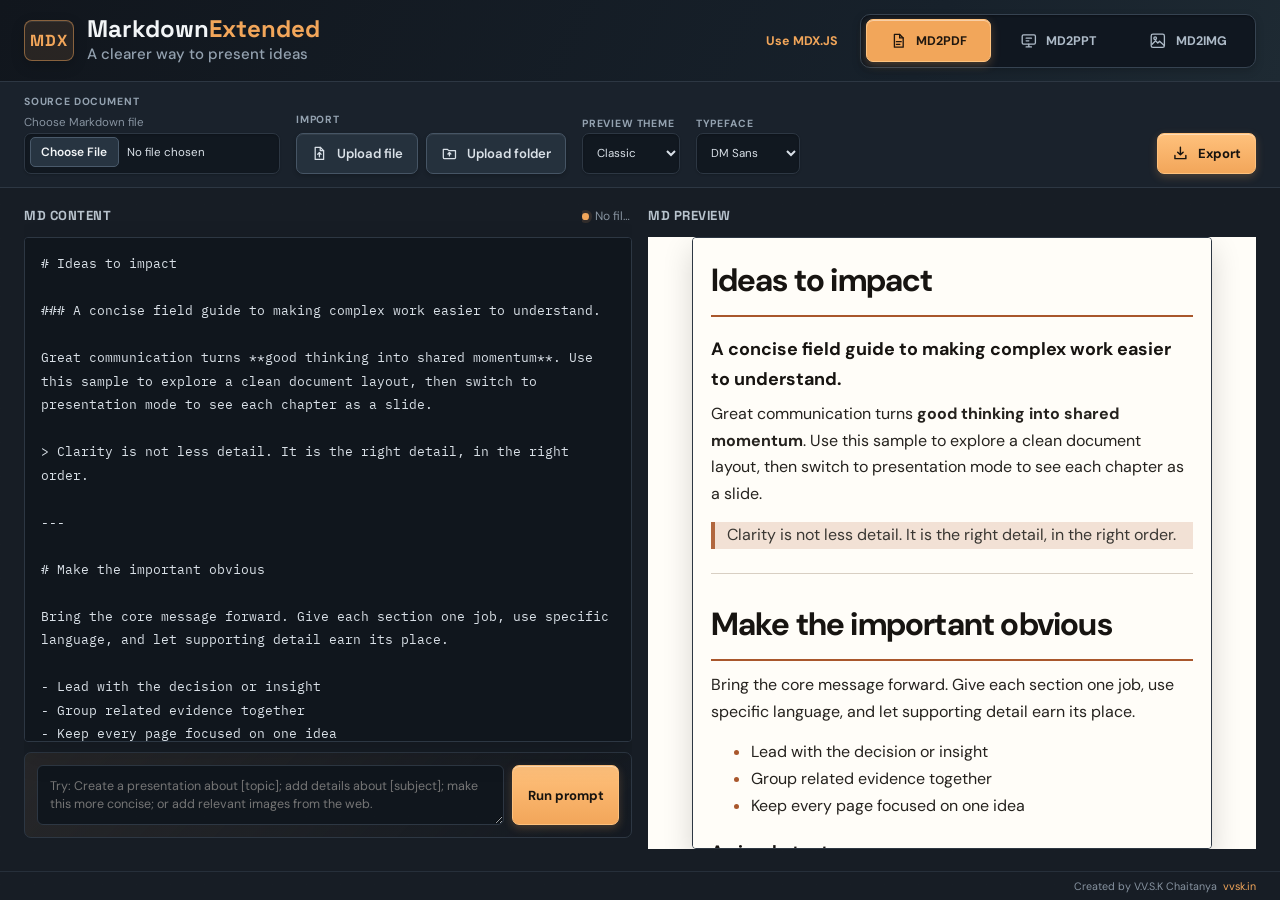
<file: index.html>
<!DOCTYPE html>
<html lang="en">
  <head>
    <meta charset="UTF-8" />
    <meta name="viewport" content="width=device-width, initial-scale=1.0" />
    <title>MDX | MarkDownExtended</title>
    <link rel="preconnect" href="https://fonts.googleapis.com" />
    <link rel="preconnect" href="https://fonts.gstatic.com" crossorigin />
    <link href="https://fonts.googleapis.com/css2?family=DM+Sans:wght@400;500;600;700&family=IBM+Plex+Mono:wght@400;500&family=Lato:wght@400;700&family=Manrope:wght@400;500;600;700&family=Montserrat:wght@400;500;600;700&family=Space+Grotesk:wght@500;600;700&display=swap" rel="stylesheet" />
    <link rel="stylesheet" href="css/mdx-app-ui.css" />
    <link rel="stylesheet" href="css/mdx.theme.css" />
  </head>
  <body>
    <header class="navbar">
      <div class="brand">
        <span class="brand-mark">MDX</span>
        <span class="brand-copy">
          <span class="brand-sub">Markdown<span class="brand-accent">Extended</span></span>
          <span class="brand-caption">A clearer way to present ideas</span>
        </span>
      </div>
      <div class="navbar-actions">
        <a class="guide-link" href="getting-started/index.html">Use MDX.JS</a>
        <nav class="mode-tabs" role="tablist" aria-label="Output mode">
          <button type="button" class="mode-tab is-active" data-mode="pdf" role="tab" aria-selected="true">
            <svg aria-hidden="true" viewBox="0 0 20 20" fill="none"><path d="M5 2.75h6l4 4v10.5H5V2.75Z" stroke="currentColor" stroke-width="1.5" stroke-linejoin="round"/><path d="M11 2.75v4h4M7.25 11h5.5M7.25 14h4" stroke="currentColor" stroke-width="1.5" stroke-linecap="round"/></svg>
            <span>MD2PDF</span>
          </button>
          <button type="button" class="mode-tab" data-mode="ppt" role="tab" aria-selected="false">
            <svg aria-hidden="true" viewBox="0 0 20 20" fill="none"><rect x="2.5" y="3.25" width="15" height="10.5" rx="1.5" stroke="currentColor" stroke-width="1.5"/><path d="M7 17h6M10 13.75V17M7 7h6M7 10h3" stroke="currentColor" stroke-width="1.5" stroke-linecap="round"/></svg>
            <span>MD2PPT</span>
          </button>
          <button type="button" class="mode-tab" data-mode="img" role="tab" aria-selected="false">
            <svg aria-hidden="true" viewBox="0 0 20 20" fill="none"><rect x="2.5" y="2.5" width="15" height="15" rx="2" stroke="currentColor" stroke-width="1.5"/><circle cx="7" cy="7" r="1.5" stroke="currentColor" stroke-width="1.5"/><path d="m3.5 14 4-4 2.5 2.5 2-2L17 15" stroke="currentColor" stroke-width="1.5" stroke-linecap="round" stroke-linejoin="round"/></svg>
            <span>MD2IMG</span>
          </button>
        </nav>
      </div>
    </header>

    <section class="toolbar" aria-label="Document options">
      <div class="toolbar-group toolbar-file">
        <span class="toolbar-label">Source document</span>
        <label class="file-pick">
          <span class="file-pick-label">Choose Markdown file</span>
          <input id="md-file" type="file" accept=".md,.markdown,.txt,text/markdown" />
        </label>
      </div>

      <div class="toolbar-group toolbar-actions">
        <span class="toolbar-label">Import</span>
        <div class="action-row">
          <button type="button" id="upload-file" class="btn">
            <svg aria-hidden="true" viewBox="0 0 20 20" fill="none"><path d="M5 2.75h6l4 4v10.5H5V2.75Z" stroke="currentColor" stroke-width="1.5" stroke-linejoin="round"/><path d="M11 2.75v4h4M10 14V9m0 0-2 2m2-2 2 2" stroke="currentColor" stroke-width="1.5" stroke-linecap="round" stroke-linejoin="round"/></svg>
            <span>Upload file</span>
          </button>
          <button type="button" id="upload-folder" class="btn">
            <svg aria-hidden="true" viewBox="0 0 20 20" fill="none"><path d="M2.75 5.25h5l1.5 1.5h8v8.5a1 1 0 0 1-1 1h-12a1.5 1.5 0 0 1-1.5-1.5v-9.5Z" stroke="currentColor" stroke-width="1.5" stroke-linejoin="round"/><path d="M10 13V9m0 0-1.75 1.75M10 9l1.75 1.75" stroke="currentColor" stroke-width="1.5" stroke-linecap="round" stroke-linejoin="round"/></svg>
            <span>Upload folder</span>
          </button>
        </div>
      </div>
      <input id="folder-input" type="file" webkitdirectory directory multiple hidden />

      <div class="toolbar-group toolbar-theme">
        <label class="theme-pick">
          <span class="toolbar-label">Preview theme</span>
          <select id="theme-select">
            <option value="classic" selected>Classic</option>
            <option value="executive">Executive</option>
            <option value="warm">Warm</option>
            <option value="dark">Dark</option>
            <option value="ocean">Ocean</option>
            <option value="forest">Forest</option>
            <option value="midnight">Midnight</option>
            <option value="lavender">Lavender</option>
            <option value="graphite">Graphite</option>
            <option value="rose">Rose</option>
          </select>
        </label>
      </div>

      <div class="toolbar-group toolbar-font">
        <label class="theme-pick">
          <span class="toolbar-label">Typeface</span>
          <select id="font-select" aria-label="Presentation typeface">
            <option value="dm-sans" selected>DM Sans</option>
            <option value="manrope">Manrope</option>
            <option value="lato">Lato</option>
            <option value="montserrat">Montserrat</option>
          </select>
        </label>
      </div>

      <div class="toolbar-group toolbar-export">
        <label class="export-scope is-hidden" id="image-layout-wrap">
          <span class="toolbar-label">Layout</span>
          <select id="image-layout" aria-label="Slide layout">
            <option value="landscape" selected>Landscape</option>
            <option value="portrait">Portrait</option>
          </select>
        </label>
        <label class="export-scope is-hidden" id="export-scope-wrap">
          <span id="export-scope-label" class="toolbar-label">Deck range</span>
          <select id="export-scope">
            <option value="all">All slides</option>
            <option value="current">Current page</option>
          </select>
        </label>
        <button type="button" id="export-btn" class="btn btn-accent">
          <svg aria-hidden="true" viewBox="0 0 20 20" fill="none"><path d="M10 2.75v9m0 0 3.25-3.25M10 11.75 6.75 8.5M3.5 12.5v3.75h13V12.5" stroke="currentColor" stroke-width="1.7" stroke-linecap="round" stroke-linejoin="round"/></svg>
          <span>Export</span>
        </button>
      </div>
    </section>

    <main class="workspace">
      <section class="pane pane-editor">
        <div class="pane-head">
          <h2>MD Content</h2>
          <div class="editor-head-actions">
            <span id="file-status" class="status"><span class="status-dot"></span>No file loaded</span>
          </div>
        </div>
        <div class="md-editor-wrap">
          <textarea id="md-input" spellcheck="false" placeholder="Write or upload Markdown…"></textarea>
          <div id="enrich-review" class="ai-review is-hidden">
            <span>AI update ready</span>
            <div class="ai-review-actions">
              <button type="button" id="enrich-revert" class="btn btn-tiny">Undo</button>
              <button type="button" id="enrich-keep" class="btn btn-accent btn-tiny">Keep changes</button>
            </div>
          </div>
        </div>
        <section class="ai-assist" aria-label="Prompt">
          <p id="enrich-note" class="sr-only" role="status" aria-live="polite"></p>
          <form id="enrich-form" class="ai-prompt-form">
            <label class="sr-only" for="enrich-prompt">Prompt</label>
            <textarea id="enrich-prompt" rows="2" required maxlength="2000" placeholder="Try: Create a presentation about [topic]; add details about [subject]; make this more concise; or add relevant images from the web."></textarea>
            <button type="submit" id="enrich-submit" class="btn btn-accent ai-run-btn">
              <span class="enrich-submit-label">Run prompt</span>
            </button>
          </form>
          <p id="enrich-error" class="enrich-error ai-assist-error" role="alert" hidden></p>
        </section>
      </section>

      <section class="pane pane-preview">
        <div class="pane-head">
          <h2>MD Preview</h2>
          <div id="ppt-controls" class="ppt-controls is-hidden">
            <span id="slide-pos">1 / 1</span>
            <button type="button" id="present-btn" class="btn btn-tiny">
              <svg aria-hidden="true" viewBox="0 0 20 20" fill="none"><rect x="2.5" y="3" width="15" height="11" rx="1.5" stroke="currentColor" stroke-width="1.5"/><path d="M7 17h6m-3-3v3M6.5 7h7M6.5 10h4" stroke="currentColor" stroke-width="1.5" stroke-linecap="round"/></svg>
              <span>Present</span>
            </button>
          </div>
        </div>
        <div id="preview-stage" class="preview-stage">
          <button type="button" id="exit-present" class="btn present-exit is-hidden" aria-label="Exit presentation" title="Exit presentation">
            <svg aria-hidden="true" viewBox="0 0 20 20" fill="none"><path d="M7.5 3.5h-3a1 1 0 0 0-1 1v11a1 1 0 0 0 1 1h3M12 6l4 4-4 4m4-4H8" stroke="currentColor" stroke-width="1.7" stroke-linecap="round" stroke-linejoin="round"/></svg>
            <span>Exit</span>
          </button>
          <button type="button" id="prev-slide" class="nav-arrow nav-arrow-left is-hidden" aria-label="Previous slide" title="Previous slide"><svg aria-hidden="true" viewBox="0 0 24 24" fill="none"><path d="m15 18-6-6 6-6" stroke="currentColor" stroke-width="2" stroke-linecap="round" stroke-linejoin="round"/></svg></button>
          <div id="preview-frame" class="preview-frame theme-classic">
            <div id="preview" class="preview-body md-classic"></div>
          </div>
          <button type="button" id="next-slide" class="nav-arrow nav-arrow-right is-hidden" aria-label="Next slide" title="Next slide"><svg aria-hidden="true" viewBox="0 0 24 24" fill="none"><path d="m9 18 6-6-6-6" stroke="currentColor" stroke-width="2" stroke-linecap="round" stroke-linejoin="round"/></svg></button>
          <span id="present-pos" class="present-pos is-hidden">1 / 1</span>
        </div>
      </section>
    </main>

    <footer class="site-footer">
      <span>Created by V.V.S.K Chaitanya</span>
      <a href="https://vvsk.in" target="_blank" rel="noopener noreferrer">vvsk.in</a>
    </footer>

    <dialog id="image-download-dialog" class="image-download-dialog" aria-labelledby="image-download-title">
      <div class="dialog-head">
        <div>
          <p class="dialog-eyebrow">INSTAGRAM-READY PNG</p>
          <h2 id="image-download-title">Preview your images</h2>
        </div>
        <button type="button" id="image-download-close" class="icon-btn" aria-label="Close dialog" title="Close">&times;</button>
      </div>
      <p class="dialog-note">Images use 1920 × 1080 in landscape and 1080 × 1920 in portrait. Use the arrows to preview each image.</p>
      <div class="image-preview">
        <button type="button" id="image-download-prev" class="image-nav image-nav-prev" aria-label="Previous image" title="Previous image">
          <svg aria-hidden="true" viewBox="0 0 24 24" fill="none"><path d="m15 18-6-6 6-6" stroke="currentColor" stroke-width="2" stroke-linecap="round" stroke-linejoin="round"/></svg>
        </button>
        <img id="image-download-preview" alt="" />
        <button type="button" id="image-download-next" class="image-nav image-nav-next" aria-label="Next image" title="Next image">
          <svg aria-hidden="true" viewBox="0 0 24 24" fill="none"><path d="m9 18 6-6-6-6" stroke="currentColor" stroke-width="2" stroke-linecap="round" stroke-linejoin="round"/></svg>
        </button>
      </div>
      <div class="image-download-controls">
        <span id="image-download-position" aria-live="polite"></span>
        <a id="image-download-current" class="btn btn-accent" href="#" download>
          <svg aria-hidden="true" viewBox="0 0 20 20" fill="none"><path d="M10 2.75v9m0 0 3.25-3.25M10 11.75 6.75 8.5M3.5 12.5v3.75h13V12.5" stroke="currentColor" stroke-width="1.7" stroke-linecap="round" stroke-linejoin="round"/></svg>
          <span>Download image</span>
        </a>
      </div>
    </dialog>

    <script src="js/mdx.min.js"></script>
    <script src="js/app.js"></script>
  </body>
</html>
</file>
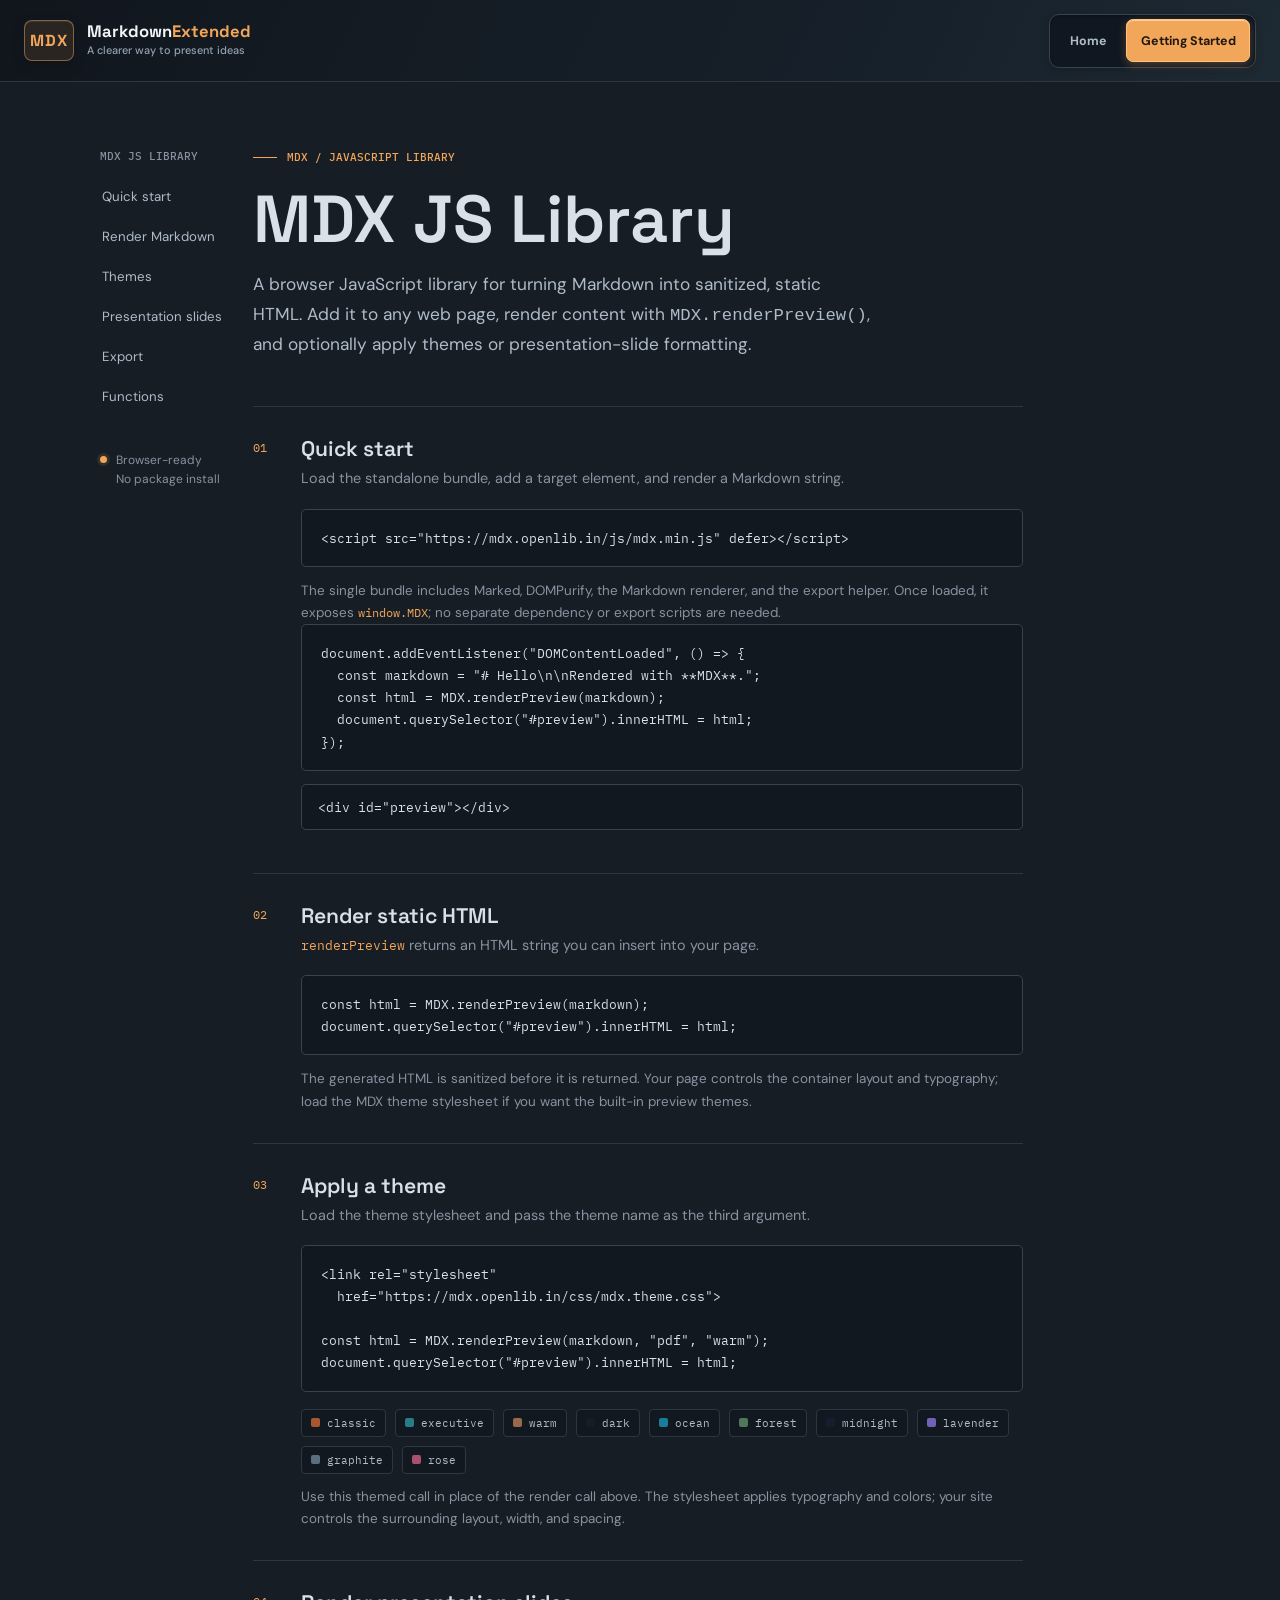
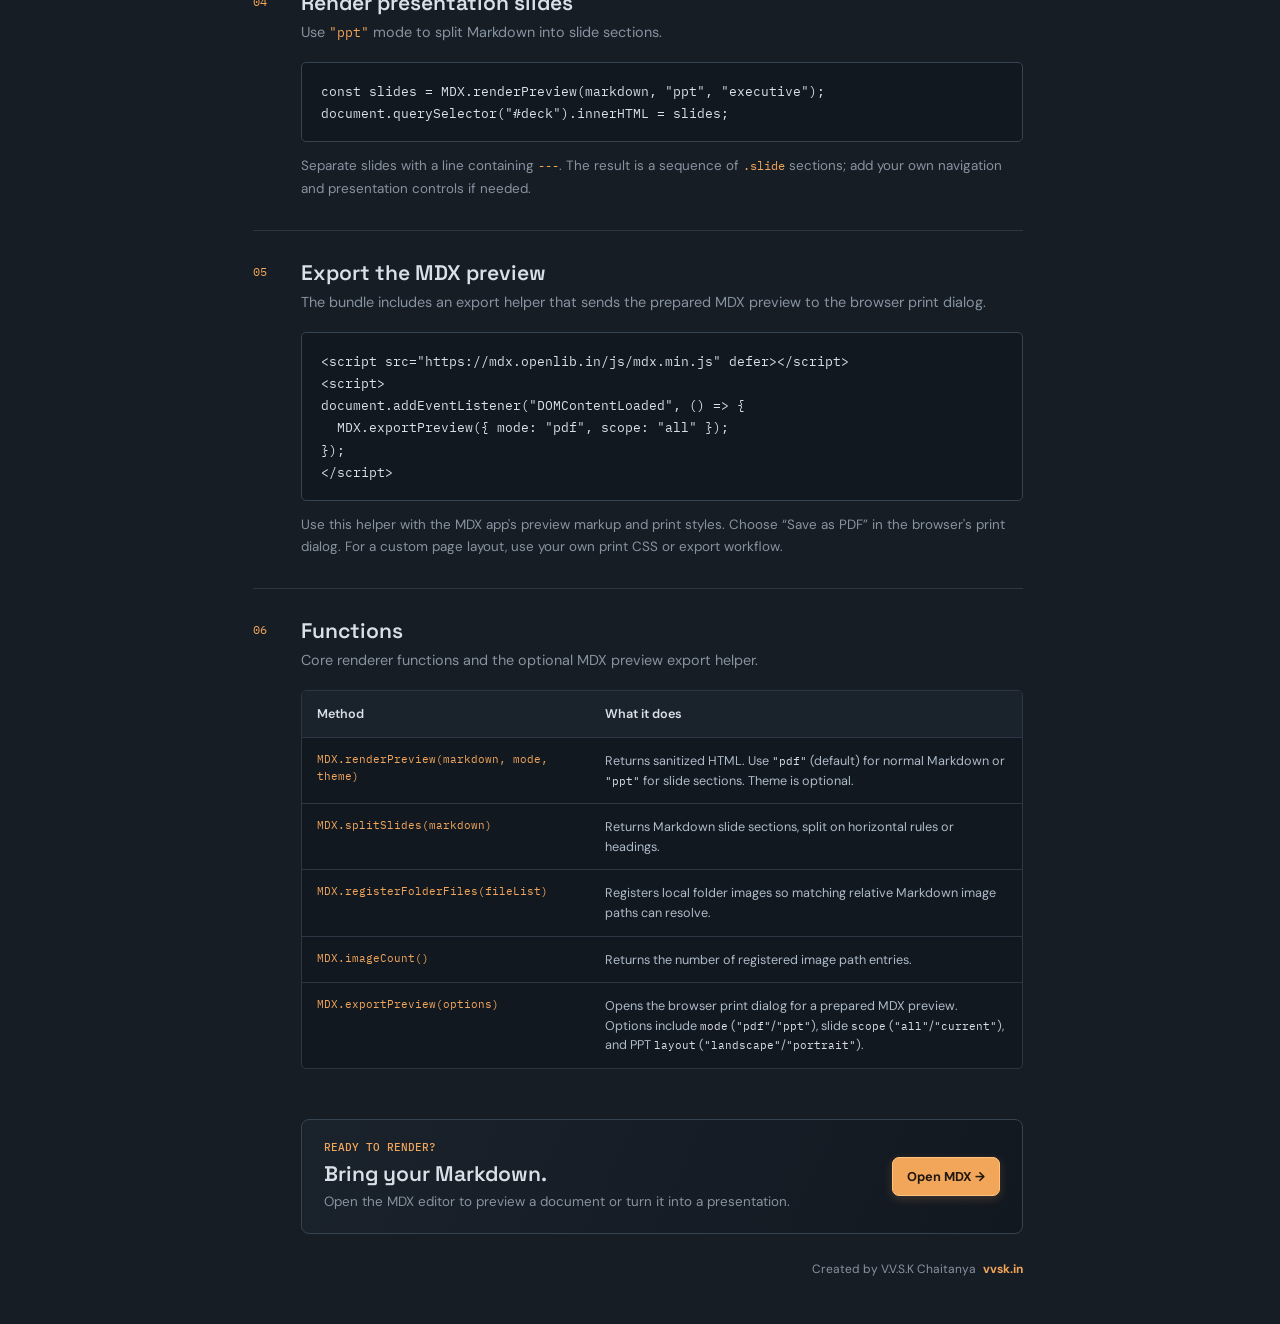
<file: getting-started/index.html>
<!doctype html>
<html lang="en">
  <head>
    <meta charset="utf-8" />
    <meta name="viewport" content="width=device-width, initial-scale=1" />
    <meta name="description" content="Use the MDX JS Library to render Markdown as sanitized static HTML in any web page, with optional themes and export support." />
    <title>MDX JS Library | Getting Started</title>
    <link rel="preconnect" href="https://fonts.googleapis.com" />
    <link rel="preconnect" href="https://fonts.gstatic.com" crossorigin />
    <link href="https://fonts.googleapis.com/css2?family=DM+Sans:wght@400;500;600;700&family=IBM+Plex+Mono:wght@400;500&family=Lato:wght@400;700&family=Manrope:wght@400;500;600;700&family=Montserrat:wght@400;500;600;700&family=Space+Grotesk:wght@500;600;700&display=swap" rel="stylesheet" />
    <link rel="stylesheet" href="guide.css" />
  </head>
  <body>
    <header class="navbar">
      <a class="brand" href="../index.html" aria-label="MDX home">
        <span class="brand-mark">MDX</span>
        <span class="brand-copy">
          <span class="brand-sub">Markdown<span class="brand-accent">Extended</span></span>
          <span class="brand-caption">A clearer way to present ideas</span>
        </span>
      </a>
      <nav class="mode-tabs" aria-label="Site navigation">
        <a class="mode-tab" href="../index.html">Home</a>
        <a class="mode-tab is-active" href="index.html" aria-current="page">Getting Started</a>
      </nav>
    </header>

    <div class="layout">
      <aside class="sidebar" aria-label="On this page">
        <p class="side-label">MDX JS LIBRARY</p>
        <a href="#install">Quick start</a>
        <a href="#render">Render Markdown</a>
        <a href="#themes">Themes</a>
        <a href="#slides">Presentation slides</a>
        <a href="#export">Export</a>
        <a href="#api">Functions</a>
        <div class="sidebar-note">
          <span class="status-dot"></span>
          <span>Browser-ready<br />No package install</span>
        </div>
      </aside>

      <main class="content">
        <div class="eyebrow"><span class="eyebrow-line"></span>MDX / JAVASCRIPT LIBRARY</div>
        <h1>MDX JS Library</h1>
        <p class="intro">A browser JavaScript library for turning Markdown into sanitized, static HTML. Add it to any web page, render content with <code>MDX.renderPreview()</code>, and optionally apply themes or presentation-slide formatting.</p>

        <section id="install" class="doc-section">
          <div class="section-heading"><span class="step">01</span><div><h2>Quick start</h2><p>Load the standalone bundle, add a target element, and render a Markdown string.</p></div></div>
          <pre><code>&lt;script src="https://mdx.openlib.in/js/mdx.min.js" defer&gt;&lt;/script&gt;</code></pre>
          <p class="detail">The single bundle includes Marked, DOMPurify, the Markdown renderer, and the export helper. Once loaded, it exposes <code>window.MDX</code>; no separate dependency or export scripts are needed.</p>
          <pre><code>document.addEventListener("DOMContentLoaded", () =&gt; {
  const markdown = "# Hello\n\nRendered with **MDX**.";
  const html = MDX.renderPreview(markdown);
  document.querySelector("#preview").innerHTML = html;
});</code></pre>
          <pre class="compact"><code>&lt;div id="preview"&gt;&lt;/div&gt;</code></pre>
        </section>

        <section id="render" class="doc-section">
          <div class="section-heading"><span class="step">02</span><div><h2>Render static HTML</h2><p><code>renderPreview</code> returns an HTML string you can insert into your page.</p></div></div>
          <pre><code>const html = MDX.renderPreview(markdown);
document.querySelector("#preview").innerHTML = html;</code></pre>
          <p class="detail">The generated HTML is sanitized before it is returned. Your page controls the container layout and typography; load the MDX theme stylesheet if you want the built-in preview themes.</p>
        </section>

        <section id="themes" class="doc-section">
          <div class="section-heading"><span class="step">03</span><div><h2>Apply a theme</h2><p>Load the theme stylesheet and pass the theme name as the third argument.</p></div></div>
          <pre><code>&lt;link rel="stylesheet"
  href="https://mdx.openlib.in/css/mdx.theme.css"&gt;

const html = MDX.renderPreview(markdown, "pdf", "warm");
document.querySelector("#preview").innerHTML = html;</code></pre>
          <div class="theme-list" aria-label="Available themes">
            <span class="theme-chip"><i class="swatch classic"></i>classic</span>
            <span class="theme-chip"><i class="swatch executive"></i>executive</span>
            <span class="theme-chip"><i class="swatch warm"></i>warm</span>
            <span class="theme-chip"><i class="swatch dark"></i>dark</span>
            <span class="theme-chip"><i class="swatch ocean"></i>ocean</span>
            <span class="theme-chip"><i class="swatch forest"></i>forest</span>
            <span class="theme-chip"><i class="swatch midnight"></i>midnight</span>
            <span class="theme-chip"><i class="swatch lavender"></i>lavender</span>
            <span class="theme-chip"><i class="swatch graphite"></i>graphite</span>
            <span class="theme-chip"><i class="swatch rose"></i>rose</span>
          </div>
          <p class="detail">Use this themed call in place of the render call above. The stylesheet applies typography and colors; your site controls the surrounding layout, width, and spacing.</p>
        </section>

        <section id="slides" class="doc-section">
          <div class="section-heading"><span class="step">04</span><div><h2>Render presentation slides</h2><p>Use <code>"ppt"</code> mode to split Markdown into slide sections.</p></div></div>
          <pre><code>const slides = MDX.renderPreview(markdown, "ppt", "executive");
document.querySelector("#deck").innerHTML = slides;</code></pre>
          <p class="detail">Separate slides with a line containing <code>---</code>. The result is a sequence of <code>.slide</code> sections; add your own navigation and presentation controls if needed.</p>
        </section>

        <section id="export" class="doc-section">
          <div class="section-heading"><span class="step">05</span><div><h2>Export the MDX preview</h2><p>The bundle includes an export helper that sends the prepared MDX preview to the browser print dialog.</p></div></div>
          <pre><code>&lt;script src="https://mdx.openlib.in/js/mdx.min.js" defer&gt;&lt;/script&gt;
&lt;script&gt;
document.addEventListener("DOMContentLoaded", () =&gt; {
  MDX.exportPreview({ mode: "pdf", scope: "all" });
});
&lt;/script&gt;</code></pre>
          <p class="detail">Use this helper with the MDX app's preview markup and print styles. Choose “Save as PDF” in the browser's print dialog. For a custom page layout, use your own print CSS or export workflow.</p>
        </section>

        <section id="api" class="doc-section api-section">
          <div class="section-heading"><span class="step">06</span><div><h2>Functions</h2><p>Core renderer functions and the optional MDX preview export helper.</p></div></div>
          <div class="api-table">
            <div class="api-row api-head"><span>Method</span><span>What it does</span></div>
            <div class="api-row"><code>MDX.renderPreview(markdown, mode, theme)</code><span>Returns sanitized HTML. Use <code>"pdf"</code> (default) for normal Markdown or <code>"ppt"</code> for slide sections. Theme is optional.</span></div>
            <div class="api-row"><code>MDX.splitSlides(markdown)</code><span>Returns Markdown slide sections, split on horizontal rules or headings.</span></div>
            <div class="api-row"><code>MDX.registerFolderFiles(fileList)</code><span>Registers local folder images so matching relative Markdown image paths can resolve.</span></div>
            <div class="api-row"><code>MDX.imageCount()</code><span>Returns the number of registered image path entries.</span></div>
            <div class="api-row"><code>MDX.exportPreview(options)</code><span>Opens the browser print dialog for a prepared MDX preview. Options include <code>mode</code> (<code>"pdf"</code>/<code>"ppt"</code>), slide <code>scope</code> (<code>"all"</code>/<code>"current"</code>), and PPT <code>layout</code> (<code>"landscape"</code>/<code>"portrait"</code>).</span></div>
          </div>
        </section>

        <section class="try-panel" aria-labelledby="try-title">
          <div>
            <p class="side-label">READY TO RENDER?</p>
            <h2 id="try-title">Bring your Markdown.</h2>
            <p>Open the MDX editor to preview a document or turn it into a presentation.</p>
          </div>
          <a class="try-link" href="../index.html">Open MDX <span aria-hidden="true">&rarr;</span></a>
        </section>

        <footer class="footer">
          <span>Created by V.V.S.K Chaitanya</span>
          <a href="https://vvsk.in" target="_blank" rel="noopener noreferrer">vvsk.in</a>
        </footer>
      </main>
    </div>

  </body>
</html>
</file>
<file: css/mdx-app-ui.css>
:root {
  --nav: #11161d;
  --nav-ink: #f2f5f7;
  --accent: #f2a65a;
  --accent-ink: #17130f;
  --line: #2d3743;
  --paper: #171d25;
  --ink: #d9e0e7;
  --muted: #8793a0;
  --pane: #121820;
  --shadow: 0 12px 30px rgba(0, 0, 0, 0.16);
  --font: "DM Sans", "Segoe UI", sans-serif;
  --display-font: "Space Grotesk", "DM Sans", sans-serif;
  --mono: "IBM Plex Mono", "Cascadia Code", Consolas, monospace;
}

* {
  box-sizing: border-box;
}

html,
body {
  margin: 0;
  height: 100%;
  background: var(--paper);
  color: var(--ink);
  font-family: var(--font);
}

body::before {
  content: "";
  position: fixed;
  inset: 0;
  pointer-events: none;
  opacity: 0.24;
  background-image: linear-gradient(rgba(255,255,255,0.018) 1px, transparent 1px), linear-gradient(90deg, rgba(255,255,255,0.018) 1px, transparent 1px);
  background-size: 34px 34px;
}

body {
  display: flex;
  flex-direction: column;
  height: 100vh;
  overflow: hidden;
}

.navbar {
  display: flex;
  align-items: center;
  justify-content: space-between;
  gap: 1rem;
  padding: 0.85rem 1.5rem;
  background: linear-gradient(115deg, #11161d 0%, #17212b 72%, #1e2a33 100%);
  color: var(--nav-ink);
  border-bottom: 1px solid var(--line);
  position: relative;
  z-index: 1;
}

.brand {
  display: flex;
  align-items: center;
  gap: 0.85rem;
  min-width: 0;
}

.brand-mark {
  display: grid;
  place-items: center;
  width: 3.1rem;
  height: 2.6rem;
  border: 1px solid rgba(242, 166, 90, 0.48);
  border-radius: 8px;
  background: rgba(242, 166, 90, 0.1);
  color: var(--accent);
  font-family: var(--display-font);
  font-size: 1rem;
  font-weight: 700;
  letter-spacing: 0.06em;
  box-shadow: inset 0 1px 0 rgba(255,255,255,0.08), 0 5px 14px rgba(0,0,0,0.18);
}

.brand-copy { display: flex; flex-direction: column; gap: 0.16rem; }
.brand-sub {
  color: #f2f5f7;
  font-family: var(--display-font);
  font-size: 24px;
  font-weight: 700;
  line-height: 1;
}
.brand-accent { color: var(--accent); }
.brand-caption {
  color: #93a1af;
  font-size: 15px;
  font-weight: 500;
}

.navbar-actions {
  display: flex;
  align-items: center;
  gap: 0.75rem;
}

.guide-link {
  padding: 0.5rem 0.65rem;
  border-radius: 6px;
  color: var(--accent);
  font-size: 0.78rem;
  font-weight: 700;
  text-decoration: none;
  white-space: nowrap;
}

.guide-link:hover { background: #202a35; color: #ffc37f; }
.guide-link:focus-visible { outline: 2px solid var(--accent); outline-offset: 2px; }

.mode-tabs {
  display: flex;
  gap: 0.3rem;
  padding: 0.3rem;
  background: #101720;
  border: 1px solid #364351;
  border-radius: 10px;
  box-shadow: inset 0 1px 2px rgba(0,0,0,0.25), 0 3px 9px rgba(0,0,0,0.18);
}

.mode-tab {
  display: inline-flex;
  align-items: center;
  justify-content: center;
  gap: 0.55rem;
  min-width: 7.8rem;
  min-height: 2.65rem;
  background: transparent;
  border: 1px solid transparent;
  border-radius: 7px;
  color: #aebbc8;
  cursor: pointer;
  font: inherit;
  font-size: 0.78rem;
  font-weight: 700;
  padding: 0.45rem 0.85rem;
  transition: 180ms ease;
}

.mode-tab svg { width: 1.1rem; height: 1.1rem; }
.mode-tab:hover:not(.is-active) { background: #202a35; color: #f2f5f7; }
.mode-tab:active { transform: translateY(1px); }
.mode-tab:focus-visible { outline: 2px solid var(--accent); outline-offset: 2px; }
.mode-tab.is-active {
  border-color: #ffc37f;
  background: var(--accent);
  color: #20170f;
  box-shadow: 0 3px 10px rgba(242, 166, 90, 0.28), inset 0 1px 0 rgba(255,255,255,0.45);
}

.toolbar {
  display: flex;
  flex-wrap: wrap;
  align-items: end;
  gap: 0.8rem 1rem;
  padding: 0.8rem 1.5rem;
  border-bottom: 1px solid var(--line);
  background: #1a222c;
  position: relative;
  z-index: 1;
}

.toolbar-group { display: flex; flex-direction: column; gap: 0.42rem; }
.toolbar-label { color: #94a2b0; font-size: 0.65rem; font-weight: 700; letter-spacing: 0.08em; text-transform: uppercase; }
.action-row { display: flex; gap: 0.45rem; }
.toolbar-export { margin-left: auto; flex-direction: row; align-items: end; gap: 0.55rem; }

.file-pick,
.theme-pick,
.export-scope {
  display: flex;
  flex-direction: column;
  gap: 0.22rem;
  font-size: 0.72rem;
  color: var(--muted);
}

.file-pick input,
.theme-pick select,
.export-scope select {
  font: inherit;
  text-transform: none;
  letter-spacing: 0;
  color: var(--ink);
  background: #111820;
  border: 1px solid var(--line);
  padding: 0.48rem 0.65rem;
  min-height: 2.55rem;
  border-radius: 7px;
  box-shadow: inset 0 1px 2px rgba(0,0,0,0.2), 0 1px 2px rgba(0,0,0,0.16);
  transition: border-color 160ms ease, box-shadow 160ms ease, background 160ms ease;
}

.file-pick input:hover, .theme-pick select:hover, .export-scope select:hover { border-color: #526274; background-color: #151e28; }
.file-pick input:focus-visible, .theme-pick select:focus-visible, .export-scope select:focus-visible { outline: 2px solid var(--accent); outline-offset: 2px; }
.file-pick input::file-selector-button {
  margin: -0.3rem 0.55rem -0.3rem -0.35rem;
  padding: 0.36rem 0.65rem;
  border: 1px solid #4a5a6b;
  border-radius: 5px;
  background: #273441;
  color: #f2f5f7;
  font: 600 0.75rem var(--font);
  cursor: pointer;
  transition: 160ms ease;
}
.file-pick input::file-selector-button:hover { background: #334352; border-color: #718092; }

.file-pick input {
  max-width: 16rem;
}

.btn {
  display: inline-flex;
  align-items: center;
  justify-content: center;
  gap: 0.55rem;
  font: inherit;
  font-size: 0.82rem;
  font-weight: 600;
  border: 1px solid #465565;
  background: #25313d;
  color: var(--ink);
  padding: 0.5rem 0.9rem;
  min-height: 2.55rem;
  cursor: pointer;
  border-radius: 7px;
  box-shadow: 0 2px 4px rgba(0,0,0,0.2), inset 0 1px 0 rgba(255,255,255,0.06);
  transition: transform 160ms ease, box-shadow 160ms ease, border-color 160ms ease, background 160ms ease, filter 160ms ease;
}

.btn svg { width: 1.05rem; height: 1.05rem; flex: 0 0 auto; }
.btn:hover { border-color: #8293a5; background: #334251; transform: translateY(-1px); box-shadow: 0 5px 12px rgba(0,0,0,0.28), inset 0 1px 0 rgba(255,255,255,0.08); }
.btn:active { transform: translateY(1px); box-shadow: 0 1px 2px rgba(0,0,0,0.2); }
.btn:focus-visible { outline: 2px solid var(--accent); outline-offset: 2px; }

.btn-accent {
  background: linear-gradient(180deg, #ffc17c 0%, #f2a65a 100%);
  border-color: #ffc17c;
  color: var(--accent-ink);
  font-weight: 700;
  box-shadow: 0 3px 8px rgba(242,166,90,0.24), inset 0 1px 0 rgba(255,255,255,0.42);
}

.btn-accent:hover { background: linear-gradient(180deg, #ffd09a 0%, #f5ad65 100%); border-color: #ffd09a; box-shadow: 0 6px 14px rgba(242,166,90,0.3), inset 0 1px 0 rgba(255,255,255,0.5); }

.btn-tiny {
  min-height: 2.25rem;
  padding: 0.35rem 0.7rem;
  font-size: 0.74rem;
}

.workspace {
  display: grid;
  grid-template-columns: 1fr 1fr;
  grid-template-rows: minmax(0, 1fr);
  gap: 1rem;
  padding: 1rem 1.5rem 1.4rem;
  flex: 1 1 auto;
  min-height: 0;
  overflow: hidden;
}

.site-footer {
  display: flex;
  align-items: center;
  justify-content: flex-end;
  gap: 0.4rem;
  min-height: 1.8rem;
  padding: 0.15rem 1.5rem;
  border-top: 1px solid rgba(45, 55, 67, 0.7);
  color: var(--muted);
  font-size: 0.67rem;
}

.site-footer a {
  color: var(--accent);
  text-decoration: none;
}

.site-footer a:hover { color: #ffc37f; text-decoration: underline; text-underline-offset: 2px; }
.site-footer a:focus-visible { outline: 2px solid var(--accent); outline-offset: 2px; }

.pane {
  display: flex;
  flex-direction: column;
  min-width: 0;
  min-height: 0;
  overflow: hidden;
}

.pane-editor {
  display: grid;
  grid-template-rows: auto minmax(0, 1fr) auto;
}

.pane-head {
  display: flex;
  align-items: center;
  justify-content: space-between;
  gap: 0.75rem;
  margin-bottom: 0.55rem;
  min-height: 1.5rem;
}

.pane-head h2 {
  margin: 0;
  font-family: var(--display-font);
  font-size: 0.82rem;
  font-weight: 700;
  letter-spacing: 0.04em;
  text-transform: uppercase;
  color: #b8c3cd;
}

.editor-head-actions {
  display: flex;
  align-items: center;
  justify-content: flex-end;
  gap: 0.65rem;
  min-width: 0;
}

.dialog-head {
  display: flex;
  justify-content: space-between;
  align-items: flex-start;
  gap: 1rem;
  margin-bottom: 1.2rem;
}

.dialog-eyebrow {
  margin: 0 0 0.35rem;
  color: var(--accent);
  font: 500 0.65rem var(--mono);
}

.dialog-head h2 {
  margin: 0;
  font: 600 1.25rem var(--display-font);
}

.icon-btn {
  display: grid;
  place-items: center;
  flex: 0 0 auto;
  width: 2rem;
  height: 2rem;
  border: 1px solid #465565;
  border-radius: 6px;
  background: #202a35;
  color: var(--ink);
  font: 1.3rem/1 var(--font);
  cursor: pointer;
}

.icon-btn:hover { border-color: #8293a5; background: #334251; }
.icon-btn:focus-visible { outline: 2px solid var(--accent); outline-offset: 2px; }

#enrich-prompt {
  flex: 1 1 auto;
  min-width: 0;
  min-height: 3.1rem;
  max-height: 8rem;
  resize: vertical;
  padding: 0.65rem 0.75rem;
  border: 1px solid var(--line);
  border-radius: 6px;
  outline: none;
  background: #10161d;
  color: var(--ink);
  font: 0.78rem/1.5 var(--font);
}

#enrich-prompt:focus { border-color: var(--accent); box-shadow: 0 0 0 3px rgba(242, 166, 90, 0.11); }
#enrich-prompt:disabled { opacity: 0.65; }

.dialog-note {
  margin: 0.6rem 0 0;
  color: var(--muted);
  font-size: 0.72rem;
  line-height: 1.5;
}

.enrich-error {
  margin: 0.8rem 0 0;
  padding: 0.6rem 0.7rem;
  border: 1px solid rgba(239, 115, 105, 0.45);
  border-radius: 5px;
  background: rgba(132, 43, 39, 0.18);
  color: #ffaaa2;
  font-size: 0.75rem;
  line-height: 1.45;
}

.ai-assist {
  flex: 0 0 auto;
  margin-bottom: 0.65rem;
  padding: 0.75rem;
  border: 1px solid var(--line);
  border-radius: 7px;
  background: linear-gradient(135deg, rgba(242, 166, 90, 0.07), rgba(18, 24, 32, 0.72));
}

.ai-prompt-form { display: flex; align-items: stretch; gap: 0.5rem; }
.ai-run-btn { flex: 0 0 auto; align-self: stretch; min-height: 3.1rem; }

.ai-review {
  position: absolute;
  right: 0.75rem;
  bottom: 0.75rem;
  left: 0.75rem;
  z-index: 2;
  display: flex;
  align-items: center;
  justify-content: space-between;
  gap: 0.75rem;
  padding: 0.55rem 0.65rem;
  border: 1px solid #465565;
  border-radius: 7px;
  background: rgba(23, 31, 40, 0.96);
  color: #c5d0d9;
  font-size: 0.72rem;
  box-shadow: 0 8px 24px rgba(0, 0, 0, 0.36);
  backdrop-filter: blur(8px);
}

.ai-review-actions { display: flex; flex: 0 0 auto; gap: 0.45rem; }
.ai-review button:disabled { cursor: wait; opacity: 0.6; transform: none; }
.ai-assist-error { margin-top: 0.55rem; }
.sr-only { position: absolute; width: 1px; height: 1px; padding: 0; margin: -1px; overflow: hidden; clip: rect(0, 0, 0, 0); white-space: nowrap; border: 0; }

.image-download-dialog {
  width: min(94vw, 1120px);
  max-height: 94vh;
  max-height: 94dvh;
  padding: 1.15rem;
  border: 1px solid #465565;
  border-radius: 10px;
  background: #171f28;
  color: var(--ink);
  box-shadow: 0 24px 80px rgba(0, 0, 0, 0.55);
}

.image-download-dialog::backdrop { background: rgba(5, 9, 13, 0.72); backdrop-filter: blur(3px); }
.image-download-dialog .dialog-head { flex: 0 0 auto; margin-bottom: 0.55rem; }
.image-download-dialog h2 { margin: 0; font: 600 1.25rem var(--display-font); }
.image-download-dialog .dialog-note { margin: 0 0 0.75rem; }
.image-preview {
  position: relative;
  display: grid;
  place-items: center;
  min-height: 8rem;
  max-height: calc(94vh - 11rem);
  max-height: calc(94dvh - 11rem);
  overflow: hidden;
  border: 1px solid #364351;
  border-radius: 8px;
  background: #0c1117;
}
.image-preview img { display: block; max-width: 100%; max-height: calc(94vh - 11rem); max-height: calc(94dvh - 11rem); object-fit: contain; }
.image-nav {
  position: absolute;
  top: 50%;
  z-index: 1;
  display: grid;
  place-items: center;
  width: 2.75rem;
  height: 2.75rem;
  padding: 0;
  transform: translateY(-50%);
  border: 1px solid #607080;
  border-radius: 50%;
  background: rgba(17, 24, 32, 0.88);
  color: #f2f5f7;
  cursor: pointer;
}
.image-nav svg { width: 1.5rem; height: 1.5rem; }
.image-nav:hover:not(:disabled), .image-nav:focus-visible { border-color: var(--accent); background: var(--accent); color: var(--accent-ink); }
.image-nav:focus-visible { outline: 2px solid var(--accent); outline-offset: 2px; }
.image-nav:disabled { cursor: default; opacity: 0.45; }
.image-nav-prev { left: 0.75rem; }
.image-nav-next { right: 0.75rem; }
.image-download-controls { display: flex; align-items: center; justify-content: space-between; gap: 1rem; margin-top: 0.75rem; }
.image-download-controls > span { min-width: 0; overflow: hidden; color: var(--muted); font-size: 0.75rem; text-overflow: ellipsis; white-space: nowrap; }

@media (max-width: 560px) {
  .image-download-dialog { width: calc(100vw - 1.5rem); padding: 0.85rem; }
  .image-preview { max-height: calc(94vh - 13rem); max-height: calc(94dvh - 13rem); }
  .image-preview img { max-height: calc(94vh - 13rem); max-height: calc(94dvh - 13rem); }
  .image-nav { width: 2.35rem; height: 2.35rem; }
  .image-nav-prev { left: 0.45rem; }
  .image-nav-next { right: 0.45rem; }
}

.status {
  font-size: 0.75rem;
  color: var(--muted);
  white-space: nowrap;
  overflow: hidden;
  text-overflow: ellipsis;
  max-width: 55%;
}

.status-dot { display: inline-block; width: 0.42rem; height: 0.42rem; margin-right: 0.35rem; border-radius: 50%; background: var(--accent); box-shadow: 0 0 0 3px rgba(242,166,90,0.12); }

@media (max-width: 560px) {
  .editor-head-actions { gap: 0.35rem; }
  .editor-head-actions .status { max-width: 38%; font-size: 0.68rem; }
  .ai-assist { padding: 0.6rem; }
  .ai-prompt-form { flex-direction: column; }
  .ai-run-btn { align-self: flex-end; min-height: 2.35rem; }
  .ai-review { gap: 0.4rem; }
  .ai-review > span { display: none; }
}

.md-editor-wrap {
  position: relative;
  display: flex;
  flex: 1 1 auto;
  width: 100%;
  min-height: 0;
  margin-bottom: 0.65rem;
}

#md-input {
  display: block;
  flex: 1 1 auto;
  width: 100%;
  min-height: 0;
  overflow: auto;
  resize: none;
  border: 1px solid var(--line);
  background: #10161d;
  color: var(--ink);
  padding: 0.9rem 1rem;
  font: 0.84rem/1.75 var(--mono);
  box-shadow: var(--shadow);
  border-radius: 4px;
  outline: none;
  transition: border-color 160ms ease, box-shadow 160ms ease;
}

#md-input:focus {
  border-color: var(--accent);
  box-shadow: 0 0 0 3px rgba(242,166,90,0.11), var(--shadow);
}

#md-input:disabled { cursor: wait; opacity: 0.82; }
#md-input.has-ai-review { padding-bottom: 4.4rem; }

.preview-stage {
  position: relative;
  flex: 1;
  display: grid;
  grid-template-columns: 2.4rem 1fr 2.4rem;
  align-items: stretch;
  gap: 0.35rem;
  min-height: 0;
  overflow: hidden;
}

.preview-frame {
  grid-column: 2;
  min-height: 0;
  height: 100%;
  border: 1px solid var(--line);
  background: var(--pane);
  margin: 0;
  padding: 1rem 1.1rem;
  overflow: auto;
  box-shadow: var(--shadow);
  border-radius: 4px;
}

.preview-frame:has(#preview.ppt-mode) {
  padding-inline: 3.75rem;
}

.nav-arrow {
  position: absolute;
  top: 50%;
  z-index: 3;
  width: 3.1rem;
  height: 3.1rem;
  border: 1px solid #738295;
  border-radius: 12px;
  background: rgba(17, 24, 32, 0.96);
  color: #f2f5f7;
  font-size: 2rem;
  font-weight: 600;
  line-height: 1;
  cursor: pointer;
  padding: 0;
  transform: translateY(-50%);
  box-shadow: 0 8px 20px rgba(0, 0, 0, 0.3), inset 0 1px 0 rgba(255,255,255,0.1);
  transition: background 160ms ease, border-color 160ms ease, color 160ms ease, transform 160ms ease;
}

.nav-arrow svg { width: 1.5rem; height: 1.5rem; }

.nav-arrow-left {
  left: 3.25rem;
}

.nav-arrow-right {
  right: 3.25rem;
}

.nav-arrow:hover:not(:disabled) {
  border-color: var(--accent);
  background: var(--accent);
  color: var(--accent-ink);
  transform: translateY(-50%) scale(1.06);
}

.nav-arrow:focus-visible {
  border-color: var(--accent);
  background: var(--accent);
  color: var(--accent-ink);
}

select:focus, button:focus-visible, input:focus-visible { outline: 2px solid var(--accent); outline-offset: 2px; }

.nav-arrow:disabled {
  opacity: 0.72;
  cursor: default;
}

.present-exit,
.present-pos {
  grid-column: 2;
}

.present-exit {
  display: inline-flex;
  align-items: center;
  gap: 0.5rem;
  padding: 0.6rem 0.85rem;
  border-color: rgba(255,255,255,0.35);
  background: rgba(17, 24, 32, 0.96);
  color: #f2f5f7;
  box-shadow: 0 5px 16px rgba(0,0,0,0.3);
}
.present-exit svg { width: 1rem; height: 1rem; }

.present-pos {
  justify-self: center;
  align-self: end;
  font-size: 0.78rem;
  color: var(--muted);
  pointer-events: none;
  margin-bottom: 0.4rem;
}

.preview-body {
  min-height: 100%;
}

.preview-body.ppt-mode {
  min-height: 100%;
  display: flex;
}

.slide {
  display: none;
  width: 100%;
  min-height: 18rem;
  padding: 0.35rem 0.2rem 1rem;
  background: var(--theme-surface);
}

.slide.is-active {
  display: block;
}

.preview-frame.layout-landscape:has(#preview.ppt-mode) .slide {
  aspect-ratio: 16 / 9;
  min-height: 0;
}

.preview-frame.layout-portrait:has(#preview.ppt-mode) .slide {
  width: min(100%, 22rem);
  aspect-ratio: 9 / 16;
  min-height: 0;
  margin-inline: auto;
}

.image-export-frame .slide {
  padding: 18mm 16mm;
}

.ppt-controls {
  display: flex;
  align-items: center;
  gap: 0.45rem;
  font-size: 0.78rem;
  color: var(--muted);
}

body.is-presenting {
  overflow: hidden;
}

body.is-presenting .navbar,
body.is-presenting .toolbar,
body.is-presenting .site-footer,
body.is-presenting .pane-editor,
body.is-presenting .pane-head {
  display: none !important;
}

body.is-presenting .workspace {
  position: fixed;
  inset: 0;
  z-index: 40;
  display: block;
  padding: 0;
  background: transparent;
}

body.is-presenting .pane-preview,
body.is-presenting .preview-stage {
  height: 100%;
  min-height: 100%;
}

@media (max-width: 760px) {
  body {
    height: auto;
    min-height: 100vh;
    min-height: 100dvh;
    overflow-x: hidden;
    overflow-y: auto;
  }

  .navbar { align-items: center; flex-direction: row; padding: 0.7rem 1rem; }
  .brand-caption { display: none; }
  .mode-tab { min-width: auto; padding-inline: 0.65rem; }
  .toolbar { padding: 0.8rem 1rem; }
  .toolbar-file { width: 100%; }
  .toolbar-export { margin-left: 0; }
  .workspace {
    width: 100%;
    flex: 0 0 auto;
    grid-template-columns: minmax(0, 1fr);
    grid-template-rows: auto auto;
    gap: 1rem;
    padding: 0.9rem 1rem 1rem;
    overflow: visible;
  }

  .pane-editor {
    min-height: 27rem;
    grid-template-rows: auto minmax(14rem, 1fr) auto;
  }

  .pane-preview { min-height: 25rem; }

  .preview-stage {
    min-height: 22rem;
    grid-template-columns: minmax(0, 1fr);
    gap: 0;
  }

  .preview-frame {
    grid-column: 1;
    width: 100%;
    padding: 0.85rem;
  }

  .preview-frame:has(#preview.ppt-mode) { padding-inline: 0.85rem; }

  .nav-arrow { width: 2.5rem; height: 2.5rem; }
  .nav-arrow-left { left: 0.4rem; }
  .nav-arrow-right { right: 0.4rem; }
}

body.is-presenting .preview-stage {
  grid-template-columns: 4.5rem 1fr 4.5rem;
  gap: 0;
}

body.is-presenting .preview-frame {
  min-height: 100%;
  border: 0;
  box-shadow: none;
  padding: 7vh 4vw 8vh;
}

body.is-presenting .preview-frame:has(#preview.ppt-mode) {
  padding: 7vh 4vw 8vh;
}

body.is-presenting .nav-arrow {
  width: 3.1rem;
  height: 3.1rem;
  font-size: 1.9rem;
  z-index: 45;
}

body.is-presenting .present-exit {
  position: fixed;
  top: 1rem;
  right: 1.1rem;
  z-index: 50;
  display: inline-flex !important;
}

body.is-presenting .present-pos {
  position: fixed;
  bottom: 1rem;
  left: 50%;
  transform: translateX(-50%);
  z-index: 50;
  display: block !important;
  color: inherit;
  opacity: 0.7;
}

body.is-presenting .slide.is-active {
  display: flex;
  flex-direction: column;
  justify-content: center;
  min-height: 100%;
  padding: 0;
}

.is-hidden {
  display: none !important;
}

@media (max-width: 900px) {
  body {
    height: auto;
    min-height: 100vh;
    min-height: 100dvh;
    overflow-x: hidden;
    overflow-y: auto;
  }

  .workspace {
    width: 100%;
    flex: 0 0 auto;
    grid-template-columns: 1fr;
    grid-template-rows: auto auto;
    overflow: visible;
  }
}

@media (max-width: 520px) {
  .navbar { align-items: stretch; flex-direction: column; gap: 0.65rem; padding: 0.65rem 0.8rem; }
  .navbar-actions { width: 100%; flex-direction: column; align-items: stretch; gap: 0.3rem; }
  .guide-link { display: none; }
  .navbar-actions .mode-tabs { width: 100%; }
  .mode-tab { flex: 1 1 0; gap: 0.35rem; padding-inline: 0.35rem; font-size: 0.7rem; }
  .mode-tab svg { width: 0.95rem; height: 0.95rem; }
  .toolbar { gap: 0.75rem; padding: 0.75rem 0.8rem; }
  .toolbar-file input { width: 100%; max-width: 100%; }
  .toolbar-actions { width: 100%; }
  .action-row { flex-wrap: wrap; }
  .toolbar-actions .action-row .btn { flex: 1 1 auto; }
  .toolbar-theme, .toolbar-font { flex: 1 1 calc(50% - 0.5rem); min-width: 0; }
  .toolbar-theme select, .toolbar-font select { width: 100%; }
  .toolbar-export { width: 100%; justify-content: flex-end; }
  .workspace { padding-inline: 0.8rem; }
  .pane-head { gap: 0.4rem; }
  .editor-head-actions { max-width: 58%; }
  .editor-head-actions .status { max-width: 100%; }
  .ai-prompt-form { flex-direction: row; align-items: stretch; }
  #enrich-prompt { min-height: 3.1rem; }
  .ai-run-btn { align-self: stretch; min-height: 3.1rem; }
}

@media (max-width: 380px) {
  .ai-prompt-form { flex-direction: column; }
  .ai-run-btn { align-self: flex-end; min-height: 2.35rem; }
  .action-row .btn { padding-inline: 0.55rem; font-size: 0.75rem; }
}
</file>
<file: css/mdx.theme.css>
.md-classic,
.md-executive,
.md-warm,
.md-dark,
.md-ocean,
.md-forest,
.md-midnight,
.md-lavender,
.md-graphite,
.md-rose {
  --theme-ink: #25221e;
  --theme-muted: #6c665d;
  --theme-heading: #171411;
  --theme-accent: #bd6b35;
  --theme-accent-soft: #f3e2d4;
  --theme-surface: #fffdf8;
  --theme-code: #f1ece4;
  --theme-border: #d8cfc3;
  color: var(--theme-ink);
  font-family: "DM Sans", sans-serif;
  font-size: 1rem;
  line-height: 1.68;
  -webkit-print-color-adjust: exact;
  print-color-adjust: exact;
}

.md-classic {
  --theme-accent: #a9572c;
  --theme-accent-soft: #f1dfd2;
  --theme-surface: #fffdf8;
  --theme-code: #f3eee7;
  --theme-border: #d8cfc3;
}

.md-executive {
  --theme-ink: #263447;
  --theme-muted: #66758a;
  --theme-heading: #142c4c;
  --theme-accent: #267d88;
  --theme-accent-soft: #dceff0;
  --theme-surface: #f5f8fa;
  --theme-code: #e8eef2;
  --theme-border: #c9d5df;
}

.md-warm {
  --theme-ink: #343431;
  --theme-muted: #70695f;
  --theme-heading: #3d3831;
  --theme-accent: #9a684a;
  --theme-accent-soft: #ede7df;
  --theme-surface: #f8f6f1;
  --theme-code: #efebe5;
  --theme-border: #d9d2c7;
}

.md-dark {
  --theme-ink: #e6e9ed;
  --theme-muted: #a4afbc;
  --theme-heading: #ffffff;
  --theme-accent: #f2a65a;
  --theme-accent-soft: #3a2e25;
  --theme-surface: #171d25;
  --theme-code: #0e141b;
  --theme-border: #3b4653;
}

.md-ocean {
  --theme-ink: #263c49;
  --theme-muted: #5e7480;
  --theme-heading: #16394b;
  --theme-accent: #167d9a;
  --theme-accent-soft: #dceef2;
  --theme-surface: #f3f8fa;
  --theme-code: #e7f0f3;
  --theme-border: #c8dce2;
}

.md-forest {
  --theme-ink: #2d3b32;
  --theme-muted: #65756a;
  --theme-heading: #20392a;
  --theme-accent: #4d7859;
  --theme-accent-soft: #e1ece2;
  --theme-surface: #f4f8f3;
  --theme-code: #e9f0e8;
  --theme-border: #cfddce;
}

.md-midnight {
  --theme-ink: #e4e9f2;
  --theme-muted: #a6b2c6;
  --theme-heading: #f4f6fb;
  --theme-accent: #78a9ff;
  --theme-accent-soft: #253858;
  --theme-surface: #151e2e;
  --theme-code: #101827;
  --theme-border: #35445e;
}

.md-lavender {
  --theme-ink: #38364a;
  --theme-muted: #706d84;
  --theme-heading: #302c50;
  --theme-accent: #7162b5;
  --theme-accent-soft: #ece8f7;
  --theme-surface: #f8f6fc;
  --theme-code: #efecf7;
  --theme-border: #d8d2e9;
}

.md-graphite {
  --theme-ink: #353b40;
  --theme-muted: #68737b;
  --theme-heading: #222a30;
  --theme-accent: #596f7d;
  --theme-accent-soft: #e5ebee;
  --theme-surface: #f5f6f6;
  --theme-code: #eaedef;
  --theme-border: #d2d9dc;
}

.md-rose {
  --theme-ink: #493940;
  --theme-muted: #79666f;
  --theme-heading: #452b38;
  --theme-accent: #a95071;
  --theme-accent-soft: #f2e2e8;
  --theme-surface: #fbf6f7;
  --theme-code: #f2eaed;
  --theme-border: #e2d2d9;
}

.preview-body.font-dm-sans { font-family: "DM Sans", sans-serif; }
.preview-body.font-manrope { font-family: "Manrope", sans-serif; }
.preview-body.font-lato { font-family: "Lato", sans-serif; }
.preview-body.font-montserrat { font-family: "Montserrat", sans-serif; }

.theme-classic { background: #fffdf8; }
.theme-executive { background: #f5f8fa; }
.theme-warm { background: #f8f6f1; }
.theme-dark { background: #171d25; }
.theme-ocean { background: #f3f8fa; }
.theme-forest { background: #f4f8f3; }
.theme-midnight { background: #151e2e; }
.theme-lavender { background: #f8f6fc; }
.theme-graphite { background: #f5f6f6; }
.theme-rose { background: #fbf6f7; }

.preview-body h1 {
  border-bottom: 2px solid var(--theme-accent);
  padding-bottom: 0.45rem;
}

.preview-body h1 {
  color: var(--theme-heading);
  font-size: 2rem;
  letter-spacing: -0.025em;
  margin: 0 0 0.7rem;
}

.preview-body h2 {
  color: var(--theme-heading);
  font-size: 1.35rem;
  margin: 1.3rem 0 0.55rem;
}

.preview-body h3 {
  color: var(--theme-heading);
  font-size: 1.12rem;
  margin: 1.1rem 0 0.4rem;
}

.preview-body p,
.preview-body ul,
.preview-body ol,
.preview-body blockquote {
  margin: 0 0 0.85rem;
}

.preview-body a { color: var(--theme-accent); font-weight: 650; }
.preview-body hr { border: 0; border-top: 1px solid var(--theme-border); margin: 1.5rem 0; }
.preview-body li::marker { color: var(--theme-accent); }

.preview-body img {
  max-width: 100%;
  height: auto;
  display: block;
  margin: 0.6rem 0 1rem;
}

.preview-body pre {
  overflow: auto;
  padding: 0.75rem 0.85rem;
  border-radius: 4px;
  background: var(--theme-code);
  border: 1px solid var(--theme-border);
  font-size: 0.86rem;
}

.preview-body code {
  font-family: ui-monospace, Consolas, monospace;
  font-size: 0.88em;
}

.preview-body :not(pre) > code {
  background: var(--theme-code);
  color: var(--theme-heading);
  border: 1px solid var(--theme-border);
  padding: 0.08em 0.32em;
}

.preview-body table {
  border-collapse: collapse;
  width: 100%;
  margin: 0 0 1rem;
  font-size: 0.92rem;
}

.preview-body th,
.preview-body td {
  border: 1px solid var(--theme-border);
  padding: 0.35rem 0.5rem;
  text-align: left;
}

.preview-body th { background: var(--theme-accent-soft); color: var(--theme-heading); }

.preview-body blockquote {
  border-left: 4px solid var(--theme-accent);
  background: var(--theme-accent-soft);
  padding-left: 0.75rem;
  opacity: 0.9;
}

@media print {
  @page {
    size: A4;
    margin: 14mm;
  }

  @page mdx-ppt-landscape {
    size: 304.8mm 171.45mm;
    margin: 0;
  }

  @page mdx-ppt-portrait {
    size: 171.45mm 304.8mm;
    margin: 0;
  }

  body.export-ppt.export-landscape { page: mdx-ppt-landscape; }
  body.export-ppt.export-portrait { page: mdx-ppt-portrait; }

  html,
  body {
    background: #fff !important;
    color: #111 !important;
  }

  body * {
    visibility: hidden;
  }

  body.export-pdf #preview-frame,
  body.export-pdf #preview-frame *,
  body.export-ppt #preview-frame,
  body.export-ppt #preview-frame * {
    visibility: visible;
  }

  body.export-pdf .navbar,
  body.export-pdf .toolbar,
  body.export-pdf .pane-editor,
  body.export-pdf .pane-head,
  body.export-pdf .nav-arrow,
  body.export-pdf .present-exit,
  body.export-pdf .present-pos {
    display: none !important;
  }

  body.export-pdf .workspace,
  body.export-pdf .pane-preview,
  body.export-pdf .preview-stage {
    display: block;
    min-height: 0;
    height: auto;
    overflow: visible !important;
    padding: 0;
    margin: 0;
  }

  body.export-pdf #preview-frame {
    position: static;
    display: block;
    width: auto;
    height: auto !important;
    min-height: 0;
    max-height: none;
    border: 0;
    margin: 0;
    padding: 10mm 12mm;
    overflow: visible !important;
    box-shadow: none;
    background: #fff;
  }

  body.export-pdf #preview,
  body.export-pdf .preview-body {
    display: block;
    height: auto !important;
    min-height: 0;
    overflow: visible !important;
  }

  body.export-pdf #preview-frame,
  body.export-ppt #preview-frame,
  body.export-pdf #preview-frame *,
  body.export-ppt #preview-frame * {
    -webkit-print-color-adjust: exact;
    print-color-adjust: exact;
  }

  body.export-pdf #preview-frame.theme-classic,
  body.export-ppt #preview-frame.theme-classic {
    background: #fffdf8 !important;
  }

  body.export-pdf #preview-frame.theme-executive,
  body.export-ppt #preview-frame.theme-executive {
    background: #f5f8fa !important;
  }

  body.export-pdf #preview-frame.theme-warm,
  body.export-ppt #preview-frame.theme-warm {
    background: #f8f6f1 !important;
  }

  body.export-pdf #preview-frame.theme-dark,
  body.export-ppt #preview-frame.theme-dark {
    background: #171d25 !important;
  }

  body.export-pdf #preview-frame.theme-ocean,
  body.export-ppt #preview-frame.theme-ocean {
    background: #f3f8fa !important;
  }

  body.export-pdf #preview-frame.theme-forest,
  body.export-ppt #preview-frame.theme-forest {
    background: #f4f8f3 !important;
  }

  body.export-pdf #preview-frame.theme-midnight,
  body.export-ppt #preview-frame.theme-midnight {
    background: #151e2e !important;
  }

  body.export-pdf #preview-frame.theme-lavender,
  body.export-ppt #preview-frame.theme-lavender {
    background: #f8f6fc !important;
  }

  body.export-pdf #preview-frame.theme-graphite,
  body.export-ppt #preview-frame.theme-graphite {
    background: #f5f6f6 !important;
  }

  body.export-pdf #preview-frame.theme-rose,
  body.export-ppt #preview-frame.theme-rose {
    background: #fbf6f7 !important;
  }

  body.export-pdf .preview-body {
    min-height: 0;
  }

  body.export-pdf .preview-body img {
    max-height: 230mm;
    object-fit: contain;
  }

  body.export-pdf .preview-body pre,
  body.export-pdf .preview-body table,
  body.export-pdf .preview-body blockquote {
    break-inside: avoid;
  }

  .slide {
    display: block !important;
    page-break-after: always;
    break-after: page;
    min-height: auto;
  }

  body.export-current .slide:not(.is-active) {
    display: none !important;
  }

  body.export-ppt #preview-frame {
    position: static;
    display: block;
    width: auto;
    height: auto;
    min-height: 0;
    overflow: visible !important;
    border: 0;
    margin: 0;
    padding: 0;
    box-shadow: none;
  }

  body.export-ppt .navbar,
  body.export-ppt .toolbar,
  body.export-ppt .site-footer,
  body.export-ppt .pane-editor,
  body.export-ppt .pane-head,
  body.export-ppt .nav-arrow,
  body.export-ppt .present-exit,
  body.export-ppt .present-pos {
    display: none !important;
  }

  body.export-ppt .workspace,
  body.export-ppt .pane-preview,
  body.export-ppt .preview-stage {
    display: block;
    width: auto;
    min-height: 0;
    height: auto;
    overflow: visible !important;
    padding: 0;
    margin: 0;
  }

  body.export-ppt .preview-body {
    display: block;
    min-height: 0;
    height: auto;
    overflow: visible !important;
  }

  body.export-ppt .slide {
    box-sizing: border-box;
    width: 100%;
    height: 100vh;
    min-height: 100vh;
    padding: 18mm 16mm;
    background: var(--theme-surface);
  }

  body.export-ppt.export-portrait .slide {
    width: 100%;
    aspect-ratio: 9 / 16;
  }

  body.export-ppt.export-landscape .slide {
    width: 100%;
    aspect-ratio: 16 / 9;
  }

  body.is-presenting .nav-arrow,
  body.is-presenting .present-exit,
  body.is-presenting .present-pos {
    display: none !important;
  }
}
</file>
<file: getting-started/guide.css>
:root {
  color-scheme: dark;
  --ink: #d9e0e7;
  --muted: #8793a0;
  --line: #2d3743;
  --paper: #171d25;
  --surface: #121820;
  --accent: #f2a65a;
  --nav-ink: #f2f5f7;
  --code: #121820;
  font-family: "DM Sans", sans-serif;
  font-synthesis: none;
  text-rendering: optimizeLegibility;
}

* { box-sizing: border-box; }

html { scroll-behavior: smooth; }

body {
  margin: 0;
  background: var(--paper);
  color: var(--ink);
}

body::before {
  content: "";
  position: fixed;
  inset: 0;
  z-index: -1;
  pointer-events: none;
  opacity: 0.24;
  background-image: linear-gradient(rgba(255,255,255,0.018) 1px, transparent 1px), linear-gradient(90deg, rgba(255,255,255,0.018) 1px, transparent 1px);
  background-size: 34px 34px;
}

a { color: inherit; }

.navbar {
  display: flex;
  align-items: center;
  justify-content: space-between;
  gap: 1rem;
  padding: 0.85rem 1.5rem;
  background: linear-gradient(115deg, #11161d 0%, #17212b 72%, #1e2a33 100%);
  color: var(--nav-ink);
  border-bottom: 1px solid var(--line);
  position: relative;
  z-index: 1;
}

.brand {
  display: flex;
  align-items: center;
  gap: 0.85rem;
  min-width: 0;
  text-decoration: none;
}

.brand-mark {
  display: grid;
  place-items: center;
  width: 3.1rem;
  height: 2.6rem;
  border: 1px solid rgba(242, 166, 90, 0.48);
  border-radius: 8px;
  background: rgba(242, 166, 90, 0.1);
  color: var(--accent);
  font-family: "Space Grotesk", sans-serif;
  font-size: 1rem;
  font-weight: 700;
  letter-spacing: 0.06em;
  box-shadow: inset 0 1px 0 rgba(255,255,255,0.08), 0 5px 14px rgba(0,0,0,0.18);
}

.brand-copy { display: flex; flex-direction: column; gap: 0.16rem; }
.brand-sub { color: #f2f5f7; font-family: "Space Grotesk", sans-serif; font-size: 1.04rem; font-weight: 700; line-height: 1; }
.brand-accent { color: var(--accent); }
.brand-caption { color: #93a1af; font-size: 0.68rem; font-weight: 500; }

.mode-tabs {
  display: flex;
  gap: 0.3rem;
  padding: 0.3rem;
  background: #101720;
  border: 1px solid #364351;
  border-radius: 10px;
  box-shadow: inset 0 1px 2px rgba(0,0,0,0.25), 0 3px 9px rgba(0,0,0,0.18);
}

.mode-tab {
  display: inline-flex;
  align-items: center;
  justify-content: center;
  min-height: 2.65rem;
  padding: 0.45rem 0.85rem;
  border: 1px solid transparent;
  border-radius: 7px;
  background: transparent;
  color: #aebbc8;
  cursor: pointer;
  font: inherit;
  font-size: 0.78rem;
  font-weight: 700;
  text-decoration: none;
  transition: 180ms ease;
}

.mode-tab:hover:not(.is-active) { background: #202a35; color: #f2f5f7; }
.mode-tab:active { transform: translateY(1px); }
.mode-tab:focus-visible { outline: 2px solid var(--accent); outline-offset: 2px; }
.mode-tab.is-active {
  border-color: #ffc37f;
  background: var(--accent);
  color: #20170f;
  box-shadow: 0 3px 10px rgba(242, 166, 90, 0.28), inset 0 1px 0 rgba(255,255,255,0.45);
}

.layout {
  width: min(1100px, calc(100% - 56px));
  margin: 0 auto;
  display: grid;
  grid-template-columns: 145px minmax(0, 770px);
  justify-content: start;
  gap: 18px;
}

.sidebar {
  position: sticky;
  top: 28px;
  align-self: start;
  display: flex;
  flex-direction: column;
  gap: 5px;
  padding-top: 67px;
}

.side-label,
.editor-label {
  margin: 0;
  color: var(--muted);
  font-family: "IBM Plex Mono", monospace;
  font-size: 0.66rem;
  font-weight: 500;
  letter-spacing: 0;
}

.sidebar > a:not(.brand) {
  padding: 9px 10px;
  border-left: 2px solid transparent;
  color: #aebbc8;
  font-size: 0.83rem;
  text-decoration: none;
}

.sidebar > a:hover,
.sidebar > a:focus-visible {
  border-left-color: var(--accent);
  color: var(--accent);
  background: #202a35;
  outline: none;
}

.sidebar .side-label { margin: 0 0 11px 10px; }

.sidebar-note {
  display: flex;
  align-items: flex-start;
  gap: 9px;
  margin: 32px 0 0 10px;
  color: var(--muted);
  font-size: 0.75rem;
  line-height: 1.55;
}

.status-dot {
  width: 7px;
  height: 7px;
  margin-top: 5px;
  border-radius: 50%;
  background: var(--accent);
  box-shadow: 0 0 0 3px rgba(242, 166, 90, 0.12);
}

.content { min-width: 0; padding: 68px 0 40px; }

.eyebrow {
  display: flex;
  align-items: center;
  gap: 10px;
  color: var(--accent);
  font-family: "IBM Plex Mono", monospace;
  font-size: 0.69rem;
  font-weight: 500;
}

.eyebrow-line { width: 24px; height: 1px; background: var(--accent); }

h1,
h2,
p { margin-top: 0; }

h1 {
  margin: 21px 0 16px;
  font-family: "Space Grotesk", sans-serif;
  font-size: 4.15rem;
  font-weight: 600;
  line-height: 1.04;
}

h1 span { color: var(--accent); }

.intro {
  max-width: 620px;
  margin-bottom: 47px;
  color: #aebbc8;
  font-size: 1.08rem;
  line-height: 1.7;
}

.doc-section {
  padding: 28px 0 30px;
  border-top: 1px solid var(--line);
  scroll-margin-top: 24px;
}

.section-heading {
  display: grid;
  grid-template-columns: 34px minmax(0, 1fr);
  gap: 14px;
  align-items: start;
  margin-bottom: 19px;
}

.step {
  padding-top: 5px;
  color: var(--accent);
  font-family: "IBM Plex Mono", monospace;
  font-size: 0.73rem;
}

.section-heading h2,
.try-panel h2 {
  margin: 0 0 5px;
  font-family: "Space Grotesk", sans-serif;
  font-size: 1.32rem;
  font-weight: 600;
}

.section-heading p {
  margin: 0;
  color: var(--muted);
  font-size: 0.9rem;
  line-height: 1.55;
}

pre {
  overflow-x: auto;
  margin: 0 0 13px 48px;
  padding: 17px 19px;
  border: 1px solid #364351;
  border-radius: 5px;
  background: var(--code);
  color: #d9e0e7;
  font-family: "IBM Plex Mono", monospace;
  font-size: 0.79rem;
  line-height: 1.75;
  tab-size: 2;
}

pre code { font: inherit; white-space: pre; }
pre.compact { padding: 11px 16px; }

.detail {
  margin: 12px 0 0 48px;
  color: var(--muted);
  font-size: 0.84rem;
  line-height: 1.65;
}

.detail code,
.section-heading code,
.api-row code {
  color: var(--accent);
  font-family: "IBM Plex Mono", monospace;
  font-size: 0.88em;
}

.theme-list {
  display: flex;
  flex-wrap: wrap;
  gap: 9px;
  margin: 17px 0 0 48px;
}

.theme-chip {
  display: inline-flex;
  align-items: center;
  gap: 7px;
  padding: 6px 9px;
  border: 1px solid var(--line);
  border-radius: 4px;
  background: var(--surface);
  color: #aebbc8;
  font-family: "IBM Plex Mono", monospace;
  font-size: 0.69rem;
}

.swatch { width: 9px; height: 9px; border-radius: 2px; }
.swatch.classic { background: #a9572c; }
.swatch.executive { background: #267d88; }
.swatch.warm { background: #9a684a; }
.swatch.dark { background: #171d25; }
.swatch.ocean { background: #167d9a; }
.swatch.forest { background: #4d7859; }
.swatch.midnight { background: #151e2e; }
.swatch.lavender { background: #7162b5; }
.swatch.graphite { background: #596f7d; }
.swatch.rose { background: #a95071; }

.api-table {
  margin-left: 48px;
  border: 1px solid var(--line);
  border-radius: 5px;
  overflow: hidden;
  background: var(--surface);
}

.api-row {
  display: grid;
  grid-template-columns: minmax(205px, 0.8fr) minmax(0, 1.2fr);
  gap: 20px;
  padding: 13px 15px;
  border-top: 1px solid var(--line);
  color: #aebbc8;
  font-size: 0.79rem;
  line-height: 1.55;
}

.api-row:first-child { border-top: 0; }
.api-head { background: #1a222c; color: #d9e0e7; font-weight: 600; }
.api-row > code { overflow-wrap: anywhere; color: var(--accent); }
.api-row span code { color: var(--ink); }

.try-panel {
  display: flex;
  align-items: center;
  justify-content: space-between;
  gap: 24px;
  margin: 20px 0 0 48px;
  padding: 20px 22px;
  border: 1px solid #364351;
  border-radius: 8px;
  background: linear-gradient(115deg, #1a222c, #121820);
}

.try-panel .side-label { margin-bottom: 6px; color: var(--accent); }
.try-panel h2 { margin-bottom: 5px; }
.try-panel p:not(.side-label) { margin: 0; color: var(--muted); font-size: 0.84rem; line-height: 1.55; }

.try-link {
  flex: 0 0 auto;
  padding: 10px 14px;
  border: 1px solid #ffc37f;
  border-radius: 7px;
  background: var(--accent);
  color: #20170f;
  font-size: 0.8rem;
  font-weight: 700;
  text-decoration: none;
  box-shadow: 0 3px 10px rgba(242, 166, 90, 0.2);
}

.footer {
  display: flex;
  justify-content: flex-end;
  gap: 7px;
  align-items: center;
  padding: 27px 0 8px 48px;
  color: var(--muted);
  font-size: 0.75rem;
}

.footer a { color: var(--accent); font-weight: 700; text-decoration: none; }
.footer a:hover { color: #ffc37f; text-decoration: underline; text-underline-offset: 2px; }
.footer a:focus-visible { outline: 2px solid var(--accent); outline-offset: 2px; }

@media (max-width: 800px) {
  .layout { width: min(100% - 36px, 700px); display: block; }
  .sidebar { position: static; flex-direction: row; flex-wrap: wrap; gap: 0; padding: 18px 0 0; }
  .sidebar .side-label,
  .sidebar-note { display: none; }
  .sidebar > a:not(.brand) { padding: 7px 9px; border: 0; font-size: 0.74rem; }
  .content { padding-top: 44px; }
  h1 { font-size: 3.5rem; }
}

@media (max-width: 560px) {
  .navbar { padding: 0.7rem 1rem; }
  .brand { gap: 0.55rem; }
  .brand-mark { width: 2.75rem; height: 2.35rem; }
  .brand-caption { display: none; }
  .mode-tabs { gap: 0.15rem; padding: 0.2rem; }
  .mode-tab { min-height: 2.35rem; padding: 0.4rem 0.55rem; font-size: 0.68rem; }
  .layout { width: calc(100% - 32px); }
  .sidebar { overflow-x: auto; flex-wrap: nowrap; white-space: nowrap; }
  .content { padding-top: 35px; }
  h1 { font-size: 2.7rem; }
  .intro { margin-bottom: 34px; font-size: 0.96rem; }
  .section-heading { grid-template-columns: 26px minmax(0, 1fr); gap: 10px; }
  pre,
  .detail,
  .theme-list,
  .api-table,
  .try-panel,
  .footer { margin-left: 0; }
  pre { padding: 13px; font-size: 0.7rem; }
  .api-row { grid-template-columns: 1fr; gap: 5px; }
  .try-panel { align-items: flex-start; flex-direction: column; gap: 15px; }
}

@media (max-width: 520px) {
  .navbar { align-items: flex-start; flex-direction: column; gap: 0.65rem; }
  .mode-tabs { width: 100%; }
  .mode-tab { flex: 1; }
}
</file>
